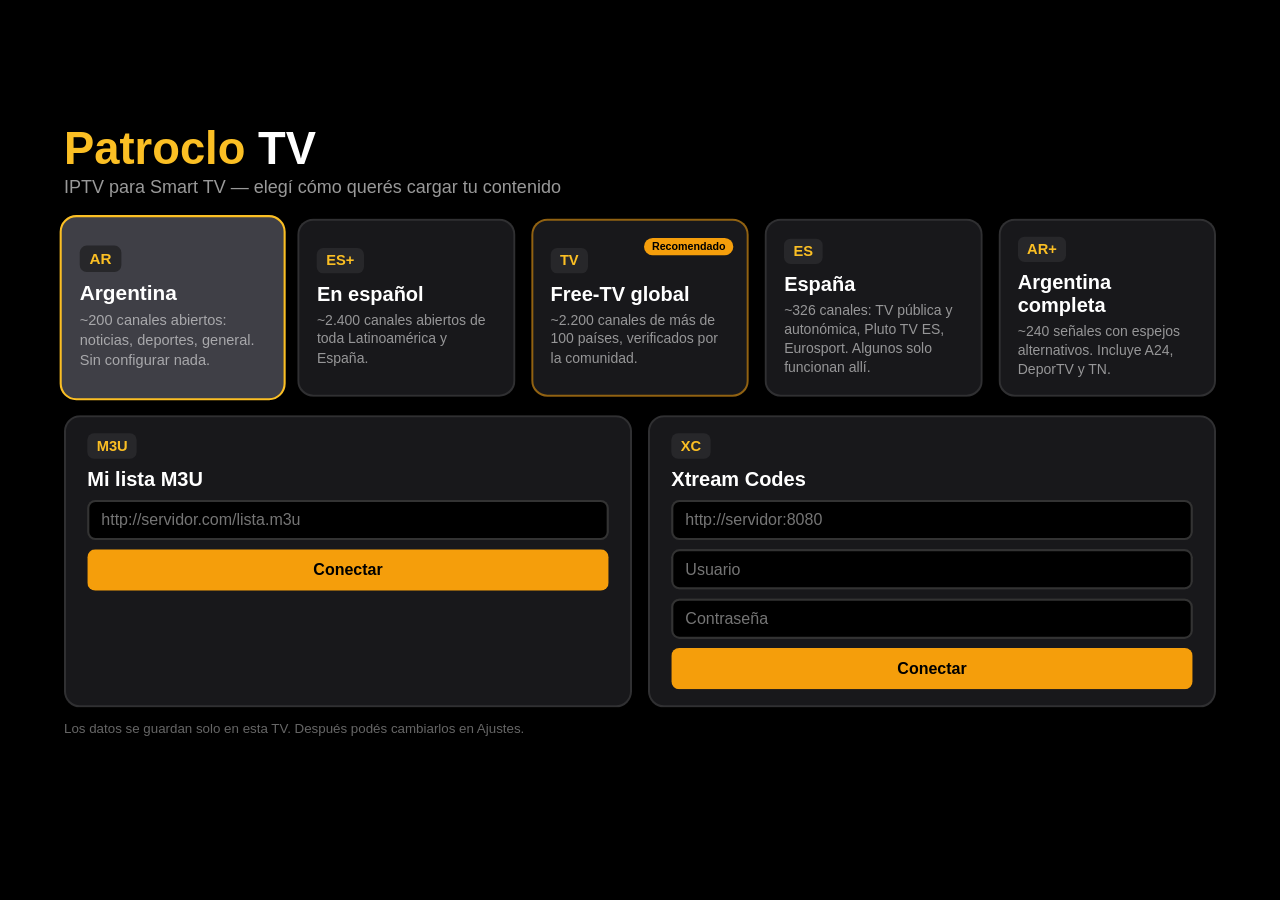
<file: index.html>
<!DOCTYPE html>
<html lang="es">
<head>
  <meta charset="utf-8">
  <meta name="viewport" content="width=device-width, initial-scale=1">
  <meta name="description" content="Canales en vivo de todo el mundo, estrenos y clásicos en tu Smart TV, todo con el control remoto.">
  <title>Patroclo TV</title>
  <link rel="stylesheet" href="css/app.css?v=1.0.9">
  <script>
    // API de Samsung (AVPlay): solo existe dentro del televisor.
    if (window.tizen) document.write('<script src="$WEBAPIS/webapis/webapis.js"><\/script>');
  </script>
</head>
<body>
  <div id="stage">
    <div id="app">
      <section id="setup" class="screen hidden"></section>
      <section id="shell" class="screen hidden">
        <header id="topbar">
          <div class="brand"><span class="accent">Patroclo</span> TV</div>
          <nav id="tabs"></nav>
          <div id="clock"></div>
        </header>
        <main id="content"></main>
      </section>
    </div>
    <div id="modal" class="layer hidden"></div>
    <div id="player" class="layer hidden"></div>
    <div id="loading" class="layer hidden">
      <div class="spinner"></div>
      <div id="loading-text"></div>
    </div>
    <div id="toast" class="hidden"></div>
  </div>

  <script src="js/core.js?v=1.0.9"></script>
  <script src="js/sources.js?v=1.0.9"></script>
  <script src="js/nav.js?v=1.0.9"></script>
  <script src="js/player.js?v=1.0.9"></script>
  <script src="js/app.js?v=1.0.9"></script>
</body>
</html>
</file>
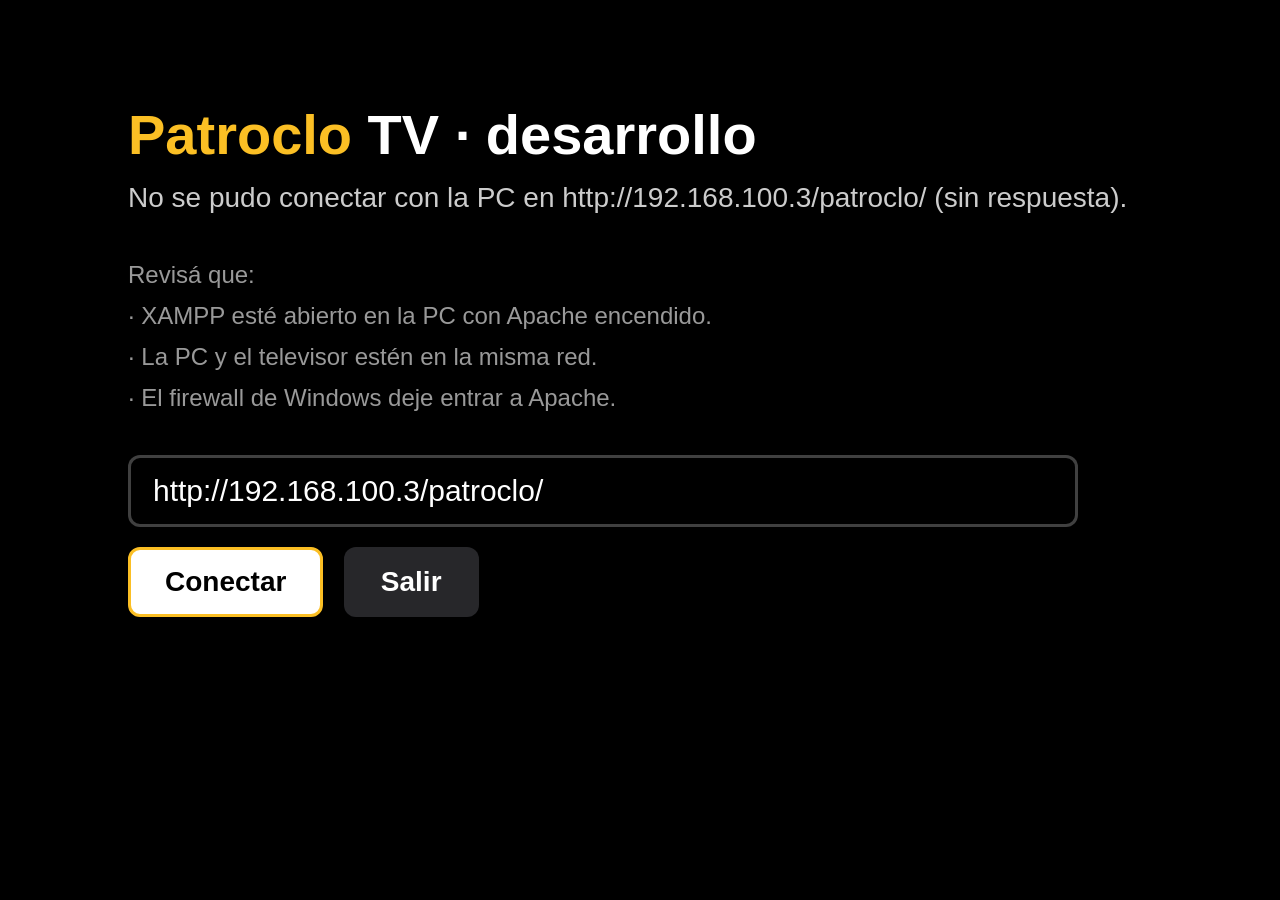
<file: tizen/dev/index.html>
<!DOCTYPE html>
<html lang="es">
<head>
  <meta charset="utf-8">
  <meta name="viewport" content="width=device-width, initial-scale=1">
  <title>Patroclo TV (dev)</title>
  <script>
    // La API de Samsung (AVPlay) se carga acá, desde el paquete, antes de traer la app de la PC.
    if (window.tizen) document.write('<script src="$WEBAPIS/webapis/webapis.js"><\/script>');
  </script>
  <script src="server.js"></script>
  <style>
    html, body { margin: 0; width: 100%; height: 100%; overflow: hidden; background: #000; color: #fff;
      font-family: "SamsungOne", "TizenSans", "Segoe UI", Roboto, Arial, sans-serif; }
    #dev-status { position: absolute; left: 0; top: 0; width: 100%; height: 100%; padding: 8% 10%; box-sizing: border-box; }
    #dev-status h1 { font-size: 56px; margin: 0 0 10px; }
    #dev-status h1 span { color: #fbbf24; }
    #dev-msg { font-size: 28px; line-height: 1.5; color: rgba(255, 255, 255, .8); margin-bottom: 36px; max-width: 1300px; }
    #dev-help { font-size: 24px; line-height: 1.7; color: rgba(255, 255, 255, .6); margin-bottom: 36px; }
    #dev-form { display: none; }
    #dev-form.show { display: block; }
    #dev-server { display: block; width: 900px; font-size: 30px; padding: 16px 22px; margin-bottom: 20px;
      background: #000; color: #fff; border: 3px solid rgba(255, 255, 255, .25); border-radius: 12px; outline: none; }
    .dev-btn { font-size: 28px; font-weight: 700; padding: 16px 34px; margin-right: 16px; border-radius: 12px;
      border: 3px solid transparent; background: #27272a; color: #fff; }
    .dev-focus { border-color: #fbbf24 !important; }
    .dev-btn.dev-focus { background: #fff; color: #000; }
  </style>
</head>
<body>
  <div id="dev-status">
    <h1><span>Patroclo</span> TV · desarrollo</h1>
    <div id="dev-msg">Conectando con la PC…</div>
    <div id="dev-form">
      <div id="dev-help">
        Revisá que:<br>
        · XAMPP esté abierto en la PC con Apache encendido.<br>
        · La PC y el televisor estén en la misma red.<br>
        · El firewall de Windows deje entrar a Apache.
      </div>
      <input id="dev-server" type="text" autocomplete="off">
      <button id="dev-retry" class="dev-btn">Conectar</button>
      <button id="dev-exit" class="dev-btn">Salir</button>
    </div>
  </div>
  <script src="launcher.js"></script>
</body>
</html>
</file>
<file: css/app.css>
/* Patroclo TV — estilos para pantalla de 1920×1080.
   Sin CSS grid ni "gap" en flex: los Chromium de Tizen 3/4 no los soportan. */

* { box-sizing: border-box; margin: 0; padding: 0; }
html, body {
  width: 100%; height: 100%; overflow: hidden; background: #000; color: #fff;
  font-family: "SamsungOne", "TizenSans", "Segoe UI", Roboto, Helvetica, Arial, sans-serif;
  -webkit-font-smoothing: antialiased;
}
button { font: inherit; color: inherit; background: none; border: 0; text-align: left; cursor: pointer; outline: none; }
input { font: inherit; outline: none; }
.hidden { display: none !important; }
.accent { color: #fbbf24; }
.muted { color: rgba(255, 255, 255, .5); }

#stage {
  position: absolute; left: 0; top: 0; width: 1920px; height: 1080px; overflow: hidden;
  background: #000; -webkit-transform-origin: 0 0; transform-origin: 0 0;
}
#app, .screen, .layer { position: absolute; left: 0; top: 0; width: 1920px; height: 1080px; }
#app { z-index: 1; }
#modal { z-index: 30; }
#player { z-index: 50; }
#loading { z-index: 80; }

.scroll-y { overflow-y: auto; overflow-x: hidden; }
.scroll-x { overflow-x: auto; overflow-y: hidden; white-space: nowrap; }
.scroll-y::-webkit-scrollbar, .scroll-x::-webkit-scrollbar { display: none; width: 0; height: 0; }

/* ---------- botones ---------- */
.btn {
  display: inline-block; padding: 14px 30px; border-radius: 12px; font-size: 24px; font-weight: 700;
  background: #27272a; border: 3px solid transparent; white-space: nowrap;
}
.btn.primary { background: #f59e0b; color: #000; }
.btn.block { display: block; width: 100%; text-align: center; }
.btn.is-focus { background: #fff; color: #000; border-color: #fbbf24; -webkit-transform: scale(1.04); transform: scale(1.04); }
.key {
  display: inline-block; min-width: 26px; padding: 1px 8px; margin-right: 8px; border-radius: 6px;
  font-size: 17px; font-weight: 700; color: #000; text-align: center; vertical-align: 2px;
}
.k-white { background: #e4e4e7; }
.k-green { background: #22c55e; }
.k-blue { background: #3b82f6; }
.k-yellow { background: #facc15; }
.empty { padding: 30px 10px; font-size: 26px; color: rgba(255, 255, 255, .55); white-space: normal; line-height: 1.4; }

/* ---------- logos y pósters ---------- */
.logo {
  position: relative; overflow: hidden; background: #1f1f23;
  display: -webkit-flex; display: flex; -webkit-align-items: center; align-items: center;
  -webkit-justify-content: center; justify-content: center;
}
.logo img { display: none; max-width: 82%; max-height: 82%; }
.logo.has-img img { display: block; }
.logo.has-img .logo-fb { display: none; }
.logo-fb { font-size: 44px; font-weight: 800; color: rgba(255, 255, 255, .3); }
.logo.cover img { max-width: none; max-height: none; width: 100%; height: 100%; object-fit: cover; }
.logo.sm .logo-fb { font-size: 20px; }

/* ---------- configuración inicial ---------- */
#setup { padding: 48px 96px; overflow: hidden; }
.brand-xl { font-size: 68px; font-weight: 800; }
.tagline { font-size: 27px; color: rgba(255, 255, 255, .6); margin: 4px 0 32px; }
.setup-back { position: absolute; right: 96px; top: 60px; }
.error-box {
  background: #450a0a; border: 2px solid #b91c1c; color: #fecaca; border-radius: 14px;
  padding: 16px 24px; font-size: 23px; margin: -16px 0 24px;
}
.demo-row { display: -webkit-flex; display: flex; margin: 0 -12px 28px; }
.demo {
  position: relative; -webkit-flex: 1 1 0; flex: 1 1 0; margin: 0 12px; min-height: 236px; padding: 24px 26px;
  background: #18181b; border: 3px solid rgba(255, 255, 255, .1); border-radius: 24px;
}
.demo.rec { border-color: rgba(245, 158, 11, .55); }
.badge {
  display: inline-block; margin-bottom: 14px; padding: 6px 14px; border-radius: 10px;
  background: #27272a; color: #fbbf24; font-size: 22px; font-weight: 800;
}
.demo .t { font-size: 30px; font-weight: 800; margin-bottom: 8px; }
.demo .d { font-size: 21px; line-height: 1.35; color: rgba(255, 255, 255, .55); }
.rec-tag {
  position: absolute; right: 20px; top: 26px; padding: 4px 12px; border-radius: 99px;
  background: #f59e0b; color: #000; font-size: 16px; font-weight: 800;
}
.demo.is-focus { background: #3f3f46; border-color: #fbbf24; -webkit-transform: scale(1.04); transform: scale(1.04); }
.panel-row { display: -webkit-flex; display: flex; margin: 0 -12px; }
.panel {
  -webkit-flex: 1 1 0; flex: 1 1 0; margin: 0 12px; padding: 24px 32px;
  background: #18181b; border: 3px solid rgba(255, 255, 255, .1); border-radius: 24px;
}
.panel h3 { font-size: 30px; margin-bottom: 14px; }
.field {
  display: block; width: 100%; margin-bottom: 14px; padding: 13px 18px; border-radius: 12px;
  background: #000; border: 3px solid rgba(255, 255, 255, .2); color: #fff; font-size: 24px;
}
.field.is-focus, .field:focus { border-color: #fbbf24; }
.foot { margin-top: 20px; font-size: 20px; color: rgba(255, 255, 255, .4); }

/* ---------- barra superior ---------- */
#topbar {
  position: absolute; left: 0; top: 0; width: 1920px; height: 110px; padding: 0 64px;
  display: -webkit-flex; display: flex; -webkit-align-items: center; align-items: center;
}
.brand { font-size: 36px; font-weight: 800; margin-right: 48px; white-space: nowrap; }
#tabs { display: -webkit-flex; display: flex; -webkit-flex: 1 1 auto; flex: 1 1 auto; }
.tab {
  margin-right: 12px; padding: 12px 26px; border-radius: 99px; font-size: 24px; white-space: nowrap;
  background: rgba(255, 255, 255, .08); color: rgba(255, 255, 255, .8);
}
.tab.active { background: rgba(251, 191, 36, .18); color: #fbbf24; }
.tab.is-focus { background: #fff; color: #000; font-weight: 700; }
#clock { font-size: 30px; color: rgba(255, 255, 255, .7); }
#content { position: absolute; left: 0; top: 110px; width: 1920px; height: 970px; }

/* ---------- tarjetas ---------- */
.card { display: inline-block; vertical-align: top; white-space: normal; }
.card .thumb { border: 4px solid transparent; border-radius: 16px; }
.card.tile { width: 300px; }
.card.tile .thumb { width: 300px; height: 170px; }
.card.poster { width: 220px; }
.card.poster .thumb { width: 220px; height: 330px; }
.card .cap {
  height: 54px; margin-top: 10px; overflow: hidden; font-size: 21px; line-height: 27px;
  color: rgba(255, 255, 255, .8);
}
.card.is-focus .thumb { border-color: #fbbf24; -webkit-transform: scale(1.06); transform: scale(1.06); }
.card.is-focus .cap { color: #fff; font-weight: 700; }
.star { display: none; color: #fbbf24; }
.fav .star { display: inline; }
.card .star { position: absolute; right: 10px; top: 6px; font-size: 30px; text-shadow: 0 0 6px #000; }

/* ---------- inicio ---------- */
.home { height: 970px; padding: 10px 0 40px 64px; }
.hero {
  display: -webkit-flex; display: flex; -webkit-align-items: center; align-items: center;
  height: 270px; margin: 0 64px 30px 0; padding: 36px 48px; border-radius: 28px;
  background: -webkit-linear-gradient(left, #2a2a30, #141417); background: linear-gradient(90deg, #2a2a30, #141417);
}
.hero-logo { width: 320px; height: 190px; margin-right: 44px; border-radius: 18px; }
.hero-kicker { font-size: 20px; font-weight: 700; color: #fbbf24; text-transform: uppercase; letter-spacing: 2px; }
.hero h2 { font-size: 46px; margin: 6px 0 4px; }
.hero p { font-size: 24px; color: rgba(255, 255, 255, .6); margin-bottom: 20px; }
.row { margin-bottom: 18px; }
.row h2 { font-size: 30px; margin-bottom: 4px; }
.row-items { padding: 14px 64px 10px 8px; margin-left: -8px; }
.row-items > .card { margin-right: 24px; }

/* ---------- columnas de categorías (TV en vivo y catálogos) ---------- */
.live, .catalog { display: -webkit-flex; display: flex; height: 970px; padding: 10px 64px 40px; }
.catalog { padding-right: 0; }
.col-groups { -webkit-flex: 0 0 400px; flex: 0 0 400px; height: 920px; margin-right: 28px; padding: 4px; }
.grp {
  display: block; width: 100%; margin-bottom: 6px; padding: 14px 20px; border-radius: 12px;
  font-size: 23px; color: rgba(255, 255, 255, .75); white-space: nowrap; overflow: hidden; text-overflow: ellipsis;
}
.grp .cnt { float: right; margin-left: 12px; font-size: 20px; color: rgba(255, 255, 255, .4); }
.grp.active { background: rgba(251, 191, 36, .12); color: #fbbf24; }
.grp.is-focus { background: #fff; color: #000; }
.grp.is-focus .cnt { color: rgba(0, 0, 0, .5); }

.col-list {
  -webkit-flex: 0 0 820px; flex: 0 0 820px; height: 920px; margin-right: 28px; padding: 20px;
  background: #0f0f11; border-radius: 20px;
}
.list-head {
  display: -webkit-flex; display: flex; -webkit-justify-content: space-between; justify-content: space-between;
  margin-bottom: 14px; font-size: 26px; font-weight: 700;
}
.list-head .muted { font-weight: 400; font-size: 22px; }
.ch-rows { height: 792px; }
.ch-row {
  display: -webkit-flex; display: flex; -webkit-align-items: center; align-items: center;
  width: 100%; height: 66px; margin-bottom: 6px; padding: 0 16px; border-radius: 12px; font-size: 24px;
}
.ch-row .num { width: 64px; -webkit-flex: 0 0 64px; flex: 0 0 64px; font-size: 20px; color: rgba(255, 255, 255, .4); }
.ch-row .logo { width: 80px; height: 48px; -webkit-flex: 0 0 80px; flex: 0 0 80px; margin-right: 18px; border-radius: 8px; }
.ch-row .nm { -webkit-flex: 1 1 auto; flex: 1 1 auto; white-space: nowrap; overflow: hidden; text-overflow: ellipsis; }
.ch-row .star { margin-left: 10px; }
.ch-row.sel { background: rgba(255, 255, 255, .07); }
.ch-row.is-focus { background: #fbbf24; color: #000; }
.ch-row.is-focus .num { color: rgba(0, 0, 0, .6); }
.ch-row.is-focus .star { color: #000; }
.list-pos { margin-top: 6px; font-size: 20px; text-align: right; color: rgba(255, 255, 255, .4); }

.col-info { -webkit-flex: 1 1 auto; flex: 1 1 auto; height: 920px; padding: 30px; background: #18181b; border-radius: 20px; }
.info-logo .logo { width: 100%; height: 260px; margin-bottom: 24px; border-radius: 16px; }
.info-name { font-size: 32px; font-weight: 800; margin-bottom: 8px; white-space: normal; }
.info-meta { font-size: 21px; color: rgba(255, 255, 255, .55); margin-bottom: 26px; }
.col-info .btn { margin-bottom: 14px; }
.hints { margin-top: 18px; font-size: 19px; line-height: 2; color: rgba(255, 255, 255, .5); }

.grid-wrap { -webkit-flex: 1 1 auto; flex: 1 1 auto; height: 930px; padding: 0 40px 40px 14px; }
.grid-head { margin: 6px 0 12px; font-size: 30px; font-weight: 800; }
.grid { display: -webkit-flex; display: flex; -webkit-flex-wrap: wrap; flex-wrap: wrap; padding-top: 10px; }
.grid > .card { margin: 0 26px 20px 0; }

/* ---------- buscar ---------- */
.search { height: 970px; padding: 10px 64px 0; }
.search-input { font-size: 30px; padding: 18px 26px; margin-bottom: 18px; }
.search-results { height: 820px; padding: 4px 8px 40px; }
.sec-title { margin: 6px 0 4px; font-size: 28px; font-weight: 800; }

/* ---------- ajustes ---------- */
.settings { height: 970px; padding: 10px 64px 60px; }
.set-wrap { width: 1300px; }
.set-row {
  display: -webkit-flex; display: flex; -webkit-align-items: center; align-items: center;
  margin-bottom: 14px; padding: 20px 30px; border-radius: 18px;
  background: #18181b; border: 2px solid rgba(255, 255, 255, .08);
}
.set-row .lbl { -webkit-flex: 0 0 300px; flex: 0 0 300px; font-size: 23px; color: rgba(255, 255, 255, .55); }
.set-row .val { -webkit-flex: 1 1 auto; flex: 1 1 auto; font-size: 25px; white-space: normal; }
.set-row .btn { margin-left: 20px; }
.help { margin-top: 26px; border: 3px solid transparent; padding: 26px 30px; border-radius: 18px; background: #111113; font-size: 21px; line-height: 2.1; color: rgba(255, 255, 255, .75); }
.help.is-focus { border-color: rgba(251, 191, 36, .5); }
.help h3 { font-size: 26px; margin-bottom: 6px; color: #fff; }
.version { margin-top: 18px; font-size: 19px; color: rgba(255, 255, 255, .35); }

/* ---------- diálogos ---------- */
#modal {
  background: rgba(0, 0, 0, .85);
  display: -webkit-flex; display: flex; -webkit-align-items: center; align-items: center;
  -webkit-justify-content: center; justify-content: center;
}
.dialog { padding: 44px; border-radius: 28px; background: #18181b; border: 2px solid rgba(255, 255, 255, .1); }
.detail { display: -webkit-flex; display: flex; width: 1420px; }
.detail > .logo { -webkit-flex: 0 0 360px; flex: 0 0 360px; width: 360px; height: 540px; margin-right: 44px; border-radius: 18px; }
.detail-body { -webkit-flex: 1 1 auto; flex: 1 1 auto; min-width: 0; }
.detail h2 { font-size: 46px; margin-bottom: 10px; }
.detail .meta { font-size: 23px; color: rgba(255, 255, 255, .55); margin-bottom: 22px; }
.detail .syn { max-height: 250px; overflow: hidden; margin-bottom: 26px; font-size: 24px; line-height: 1.45; color: rgba(255, 255, 255, .8); }
.detail .syn.short { max-height: 105px; margin-bottom: 18px; }
.detail .note { margin-bottom: 26px; font-size: 21px; color: #fbbf24; }
.actions .btn { margin-right: 18px; }
.actions.center { text-align: center; }
.actions.center .btn { margin: 0 10px; }
.seasons { padding: 6px 4px 14px; }
.season-btn {
  display: inline-block; margin-right: 12px; padding: 10px 22px; border-radius: 99px; font-size: 22px;
  background: rgba(255, 255, 255, .08);
}
.season-btn.active { background: rgba(251, 191, 36, .18); color: #fbbf24; }
.season-btn.is-focus { background: #fff; color: #000; }
.episodes { height: 300px; margin-bottom: 20px; }
.ep {
  display: block; width: 100%; margin-bottom: 6px; padding: 13px 20px; border-radius: 12px; font-size: 23px;
  background: rgba(255, 255, 255, .04); white-space: nowrap; overflow: hidden; text-overflow: ellipsis;
}
.ep.is-focus { background: #fbbf24; color: #000; }
.confirm { width: 780px; text-align: center; }
.confirm h2 { font-size: 38px; margin-bottom: 20px; }
.confirm-text { font-size: 24px; color: rgba(255, 255, 255, .65); margin-bottom: 20px; }
.confirm .actions { margin-top: 16px; }

/* ---------- reproductor ---------- */
#player { background: #000; }
#av-player, #video, .p-frame { position: absolute; left: 0; top: 0; width: 1920px; height: 1080px; border: 0; }
#video { background: #000; }
.p-osd { position: absolute; left: 0; top: 0; width: 1920px; height: 1080px; -webkit-transition: opacity .25s; transition: opacity .25s; }
.p-osd.off { opacity: 0; }
.p-top {
  position: absolute; left: 0; top: 0; width: 1920px; padding: 44px 64px 90px;
  display: -webkit-flex; display: flex; -webkit-align-items: center; align-items: center;
  background: -webkit-linear-gradient(top, rgba(0, 0, 0, .88), rgba(0, 0, 0, 0));
  background: linear-gradient(rgba(0, 0, 0, .88), rgba(0, 0, 0, 0));
}
.p-num { min-width: 70px; margin-right: 28px; font-size: 58px; font-weight: 800; color: #fbbf24; }
.p-logo { -webkit-flex: 0 0 160px; flex: 0 0 160px; width: 160px; height: 96px; margin-right: 30px; }
.p-logo.poster { -webkit-flex: 0 0 90px; flex: 0 0 90px; width: 90px; height: 135px; }
.p-logo .logo { width: 100%; height: 100%; border-radius: 12px; }
.p-title { -webkit-flex: 1 1 auto; flex: 1 1 auto; min-width: 0; }
.p-name { font-size: 44px; font-weight: 800; white-space: nowrap; overflow: hidden; text-overflow: ellipsis; }
.p-sub { margin-top: 6px; font-size: 24px; color: rgba(255, 255, 255, .7); }
.p-clock { margin-left: 30px; font-size: 36px; }
.p-bottom {
  position: absolute; left: 0; bottom: 0; width: 1920px; padding: 90px 64px 44px;
  background: -webkit-linear-gradient(bottom, rgba(0, 0, 0, .88), rgba(0, 0, 0, 0));
  background: linear-gradient(rgba(0, 0, 0, 0), rgba(0, 0, 0, .88));
}
.p-bar { height: 8px; margin-bottom: 12px; overflow: hidden; border-radius: 4px; background: rgba(255, 255, 255, .25); }
.p-fill { width: 0; height: 100%; background: #fbbf24; }
.p-times { display: -webkit-flex; display: flex; -webkit-justify-content: space-between; justify-content: space-between; margin-bottom: 12px; font-size: 24px; }
.p-hints { font-size: 21px; color: rgba(255, 255, 255, .8); }
.p-spin, .spinner {
  width: 100px; height: 100px; border: 8px solid rgba(255, 255, 255, .2); border-top-color: #fbbf24; border-radius: 50%;
  -webkit-animation: spin 1s linear infinite; animation: spin 1s linear infinite;
}
.p-spin { position: absolute; left: 910px; top: 490px; }
@-webkit-keyframes spin { to { -webkit-transform: rotate(360deg); } }
@keyframes spin { to { transform: rotate(360deg); } }
.p-paused { position: absolute; left: 0; top: 470px; width: 1920px; text-align: center; font-size: 120px; color: rgba(255, 255, 255, .85); }
.p-entry {
  position: absolute; right: 64px; top: 200px; padding: 10px 40px; border-radius: 20px;
  background: rgba(0, 0, 0, .75); font-size: 96px; font-weight: 800; color: #fbbf24;
}
.p-error {
  position: absolute; left: 460px; top: 360px; width: 1000px; padding: 40px; text-align: center;
  background: rgba(24, 24, 27, .96); border: 2px solid #b91c1c; border-radius: 24px;
}
.p-err-title { font-size: 36px; font-weight: 800; margin-bottom: 12px; }
.p-err-msg { font-size: 24px; color: #fecaca; margin-bottom: 16px; }
.p-err-hint { font-size: 22px; line-height: 1.45; color: rgba(255, 255, 255, .7); }

/* AVPlay dibuja el video detrás de la página: todo lo de encima tiene que ser transparente. */
.av-on, .av-on body, .av-on #stage, .av-on #player { background: transparent !important; }
.playing #app, .playing #modal { visibility: hidden; }

/* ---------- carga y avisos ---------- */
#loading {
  background: rgba(0, 0, 0, .88);
  display: -webkit-flex; display: flex; -webkit-flex-direction: column; flex-direction: column;
  -webkit-align-items: center; align-items: center; -webkit-justify-content: center; justify-content: center;
}
#loading-text { margin-top: 30px; font-size: 30px; }
#toast {
  position: absolute; right: 64px; top: 124px; z-index: 90; max-width: 760px;
  padding: 16px 30px; border-radius: 16px; background: #fbbf24; color: #000;
  font-size: 26px; font-weight: 700; text-align: center;
}
</file>
